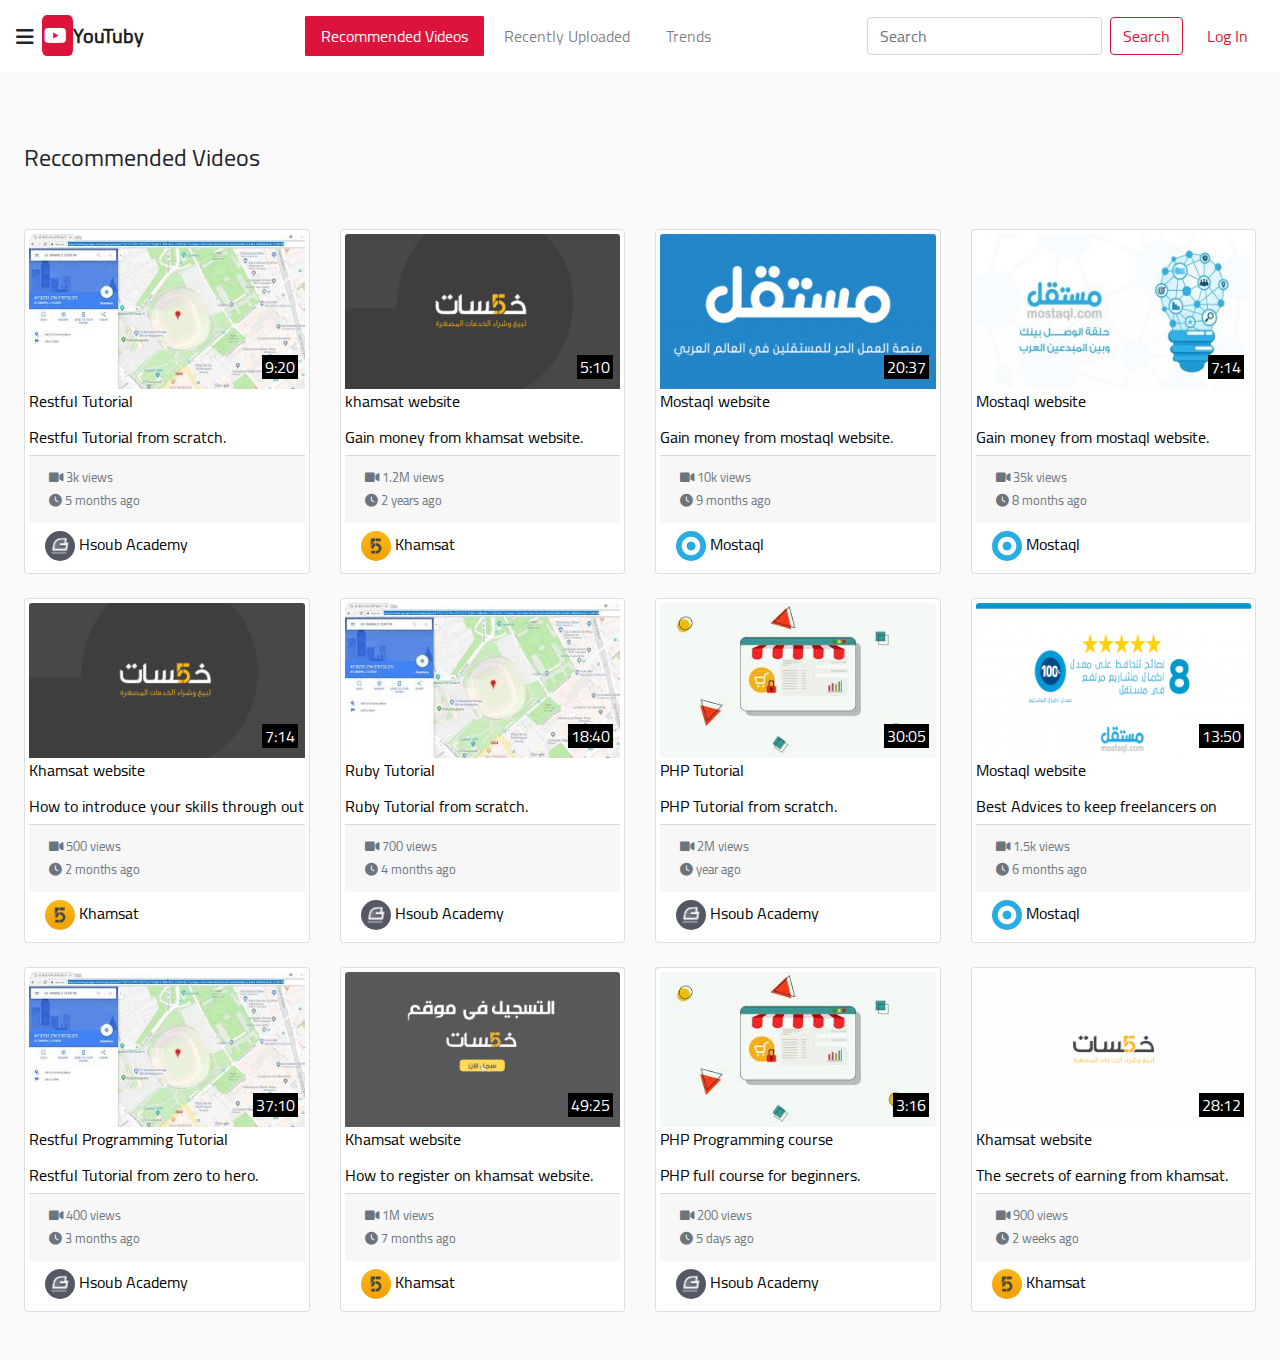
<file: index.html>
<!DOCTYPE html>
<html lang="en">
  <head>
    <meta charset="UTF-8" />
    <meta http-equiv="X-UA-Compatible" content="IE=edge" />
    <meta name="viewport" content="width=device-width, initial-scale=1.0" />
    <title>YouTuby</title>
    <link rel="stylesheet" href="css/bootstrap.css" />
    <link rel="stylesheet" href="css/index.css" />
    <link rel="stylesheet" href="css/fontawesome-free-6.1.1-web/css/all.css" />
  </head>
  <body class="mt-5">
    <div class="layer"></div>
    <div id="top-menu">
      <div class="container-fluid">
        <nav
          class="navbar navbar-expand-lg navbar-light bg-light fixed-top py-3"
        >
          <i class="fa-solid fa-bars fa-lg pr-2" id="toggler"></i>
          <b>
            <a class="navbar-brand" href="index.html"
              ><span class="video-icon">
                <i class="fa-brands fa-youtube"></i>
              </span>
              YouTuby</a
            >
          </b>

          <div class="collapse navbar-collapse" id="navbarSupportedContent">
            <ul class="navbar-nav mx-lg-auto">
              <li class="nav-item first-list-element">
                <a class="nav-link px-3 ml-1" href="index.html"
                  >Recommended Videos <span class="sr-only">(current)</span></a
                >
              </li>
              <li class="nav-item">
                <a class="nav-link px-3 ml-1" href="#">Recently Uploaded</a>
              </li>
              <li class="nav-item">
                <a class="nav-link px-3 ml-1" href="#">Trends</a>
              </li>
            </ul>
            <div class="form-inline my-2 my-lg-0">
              <input
                class="form-control mr-sm-2"
                type="search"
                placeholder="Search"
              />
              <button
                onclick="location.href='search.html';"
                class="btn btn-outline-danger my-2 my-sm-0"
                type="submit"
              >
                Search
              </button>
            </div>
          </div>
          <i class="fas fa-search mr-4 search-icon"></i>
          <a
            class="nav-link login ml-lg-2 px-3"
            href="#"
            data-toggle="modal"
            data-target="#loginModal"
            >Log In</a
          >
        </nav>
        <input
          type="search"
          class="form-control search-input"
          placeholder="search for ..."
        />

        <!-- Modal -->
        <div class="modal fade" id="loginModal">
          <div class="modal-dialog modal-dialog-centered">
            <div class="modal-content">
              <div class="modal-header">
                <h5 class="modal-title" id="exampleModalLabel">Log In</h5>
                <button type="button" class="close" data-dismiss="modal">
                  <span>&times;</span>
                </button>
              </div>
              <div class="modal-body">
                <form>
                  <div class="form-group">
                    <label for="email" class="col-form-label">Email:</label>
                    <input type="text" class="form-control" id="email" />
                  </div>
                  <div class="form-group">
                    <label for="password" class="col-form-label"
                      >Password:</label
                    >
                    <input type="password" id="password" class="form-control" />
                  </div>
                </form>
              </div>
              <div class="modal-footer">
                <a href="">Forgot Password</a>
                <a href="" class="mx-auto">Creata an Account</a>
                <button type="button" class="btn btn-primary">Log In</button>
              </div>
            </div>
          </div>
        </div>

        <div class="row pt-4">
          <div id="wrap">
            <div class="side-bar">
              <ul class="list-group list-group-flush pl-0">
                <a
                  href="index.html"
                  class="list-group-item list-group-item-action"
                >
                  <i class="fas fa-home mr-2 red"></i>Home Page</a
                >
                <a
                  href="index.html"
                  class="list-group-item list-group-item-action"
                >
                  <i class="fab fa-algolia mr-2 red"></i>Recommended Videos</a
                >
                <a
                  href="index.html"
                  class="list-group-item list-group-item-action"
                >
                  <i class="far fa-plus-square mr-2 red"></i>Recently
                  Uploaded</a
                >
                <a
                  href="index.html"
                  class="list-group-item list-group-item-action"
                >
                  <i class="fas fa-fire-alt mr-2 red"></i>Trending Videos</a
                >
                <a
                  href="index.html"
                  class="list-group-item list-group-item-action"
                >
                  <i class="fas fa-fire-alt mr-2 red"></i>My Videos</a
                >
                <a
                  href="log.html"
                  class="list-group-item list-group-item-action"
                >
                  <i class="fas fa-history mr-2 red"></i>Watch History</a
                >
                <a
                  href="index.html"
                  class="list-group-item list-group-item-action"
                >
                  <i class="far fa-share-square mr-2 red"></i>Subscriptions</a
                >
                <a
                  href="index.html"
                  class="list-group-item list-group-item-action"
                >
                  <i class="fas fa-film mr-2 red"></i>Films</a
                >
                <a
                  href="index.html"
                  class="list-group-item list-group-item-action"
                >
                  <i class="fas fa-gamepad mr-2 red"></i>Video Games</a
                >
                <a
                  href="index.html"
                  class="list-group-item list-group-item-action"
                >
                  <i class="fas fa-graduation-cap mr-2 red"></i>Education</a
                >
                <a
                  href="index.html"
                  class="list-group-item list-group-item-action"
                >
                  <i class="fas fa-cog mr-2 red"></i>Settings</a
                >
                <a
                  href="index.html"
                  class="list-group-item list-group-item-action"
                >
                  <i class="fas fa-question-circle mr-2 red"></i>Help</a
                >
              </ul>
            </div>
          </div>
        </div>

        <!-- Body Content -->

        <div class="content m-4">
          <h4 class="py-5">Reccommended Videos</h4>
          <div class="row">
            <div class="col-sm-6 col-md-4 col-lg-3">
              <div class="card p-1 mb-4">
                <div class="card-icon">
                  <a href="watch.html">
                    <img
                      src="img/thumbnail/restful.jpg"
                      class="card-img-top"
                      alt="restful image"
                    />
                    <time>9:20</time>
                    <i class="fas fa-play fa-2x"></i>
                  </a>
                </div>
                <a href="watch.html">
                  <div class="card-body p-0">
                    <p class="card-title">Restful Tutorial</p>
                    <p class="card-text">Restful Tutorial from scratch.</p>
                  </div>
                </a>
                <div class="card-footer">
                  <small class="text-muted">
                    <span class="d-block"
                      ><i class="fa-solid fa-video"></i>
                      <span>3k views</span></span
                    >
                    <i class="fa-solid fa-clock"></i> <span>5 months ago</span>
                  </small>
                </div>
                <a href="channel.html" class="channel-img">
                  <img
                    src="img/ch-logo.png"
                    alt="channel logo"
                    class="rounded-circle my-2 ml-3"
                    width="30"
                  />
                  <span class="card-text">Hsoub Academy</span>
                </a>
              </div>
            </div>
            <div class="col-sm-6 col-md-4 col-lg-3">
              <div class="card p-1 mb-4">
                <div class="card-icon">
                  <a href="watch.html">
                    <img
                      src="img/thumbnail/khamsat1.png"
                      class="card-img-top"
                      alt="khamsat1"
                    />
                    <time>5:10</time>
                    <i class="fas fa-play fa-2x"></i>
                  </a>
                </div>
                <a href="watch.html">
                  <div class="card-body p-0">
                    <p class="card-title">khamsat website</p>
                    <p class="card-text">Gain money from khamsat website.</p>
                  </div>
                </a>
                <div class="card-footer">
                  <small class="text-muted">
                    <span class="d-block"
                      ><i class="fa-solid fa-video"></i>
                      <span>1.2M views</span></span
                    >
                    <i class="fa-solid fa-clock"></i> <span>2 years ago</span>
                  </small>
                </div>
                <a href="channel.html" class="channel-img">
                  <img
                    src="img/khamsat.jpg"
                    alt="khamsat logo"
                    class="rounded-circle my-2 ml-3"
                    width="30"
                  />
                  <span class="card-text">Khamsat</span>
                </a>
              </div>
            </div>
            <div class="col-sm-6 col-md-4 col-lg-3">
              <div class="card p-1 mb-4">
                <div class="card-icon">
                  <a href="watch.html">
                    <img
                      src="img/thumbnail/mostaql.png"
                      class="card-img-top"
                      alt="mostaql image"
                    />
                    <time>20:37</time>
                    <i class="fas fa-play fa-2x"></i>
                  </a>
                </div>
                <a href="watch.html">
                  <div class="card-body p-0">
                    <p class="card-title">Mostaql website</p>
                    <p class="card-text">Gain money from mostaql website.</p>
                  </div>
                </a>
                <div class="card-footer">
                  <small class="text-muted">
                    <span class="d-block"
                      ><i class="fa-solid fa-video"></i>
                      <span>10k views</span></span
                    >
                    <i class="fa-solid fa-clock"></i> <span>9 months ago</span>
                  </small>
                </div>
                <a href="channel.html" class="channel-img">
                  <img
                    src="img/mostaql.png"
                    alt="mostaql logo"
                    class="rounded-circle my-2 ml-3"
                    width="30"
                  />
                  <span class="card-text">Mostaql</span>
                </a>
              </div>
            </div>
            <div class="col-sm-6 col-md-4 col-lg-3">
              <div class="card p-1 mb-4">
                <div class="card-icon">
                  <a href="watch.html">
                    <img
                      src="img/thumbnail/mostaql1.jpg"
                      class="card-img-top"
                      alt="mostaql image"
                    />
                    <time>7:14</time>
                    <i class="fas fa-play fa-2x"></i>
                  </a>
                </div>
                <a href="watch.html">
                  <div class="card-body p-0">
                    <p class="card-title">Mostaql website</p>
                    <p class="card-text">Gain money from mostaql website.</p>
                  </div>
                </a>
                <div class="card-footer">
                  <small class="text-muted">
                    <span class="d-block"
                      ><i class="fa-solid fa-video"></i>
                      <span>35k views</span></span
                    >
                    <i class="fa-solid fa-clock"></i> <span>8 months ago</span>
                  </small>
                </div>
                <a href="channel.html" class="channel-img">
                  <img
                    src="img/mostaql.png"
                    alt="mostaql logo"
                    class="rounded-circle my-2 ml-3"
                    width="30"
                  />
                  <span class="card-text">Mostaql</span>
                </a>
              </div>
            </div>
            <div class="col-sm-6 col-md-4 col-lg-3">
              <div class="card p-1 mb-4">
                <div class="card-icon">
                  <a href="watch.html">
                    <img
                      src="img/thumbnail/khamsat1.png"
                      class="card-img-top"
                      alt="khamsat image"
                    />
                    <time>7:14</time>
                    <i class="fas fa-play fa-2x"></i>
                  </a>
                </div>
                <a href="watch.html">
                  <div class="card-body p-0">
                    <p class="card-title">Khamsat website</p>
                    <p class="card-text">
                      How to introduce your skills through out khamsat.
                    </p>
                  </div>
                </a>
                <div class="card-footer">
                  <small class="text-muted">
                    <span class="d-block"
                      ><i class="fa-solid fa-video"></i>
                      <span>500 views</span></span
                    >
                    <i class="fa-solid fa-clock"></i> <span>2 months ago</span>
                  </small>
                </div>
                <a href="channel.html" class="channel-img">
                  <img
                    src="img/khamsat.jpg"
                    alt="khamsat logo"
                    class="rounded-circle my-2 ml-3"
                    width="30"
                  />
                  <span class="card-text">Khamsat</span>
                </a>
              </div>
            </div>
            <div class="col-sm-6 col-md-4 col-lg-3">
              <div class="card p-1 mb-4">
                <div class="card-icon">
                  <a href="watch.html">
                    <img
                      src="img/thumbnail/restful.jpg"
                      class="card-img-top"
                      alt="restful image"
                    />
                    <time>18:40</time>
                    <i class="fas fa-play fa-2x"></i>
                  </a>
                </div>
                <a href="watch.html">
                  <div class="card-body p-0">
                    <p class="card-title">Ruby Tutorial</p>
                    <p class="card-text">Ruby Tutorial from scratch.</p>
                  </div>
                </a>
                <div class="card-footer">
                  <small class="text-muted">
                    <span class="d-block"
                      ><i class="fa-solid fa-video"></i>
                      <span>700 views</span></span
                    >
                    <i class="fa-solid fa-clock"></i> <span>4 months ago</span>
                  </small>
                </div>
                <a href="channel.html" class="channel-img">
                  <img
                    src="img/ch-logo.png"
                    alt="channel logo"
                    class="rounded-circle my-2 ml-3"
                    width="30"
                  />
                  <span class="card-text">Hsoub Academy</span>
                </a>
              </div>
            </div>
            <div class="col-sm-6 col-md-4 col-lg-3">
              <div class="card p-1 mb-4">
                <div class="card-icon">
                  <a href="watch.html">
                    <img
                      src="img/thumbnail/php.jpg"
                      class="card-img-top"
                      alt="php image"
                    />
                    <time>30:05</time>
                    <i class="fas fa-play fa-2x"></i>
                  </a>
                </div>
                <a href="watch.html">
                  <div class="card-body p-0">
                    <p class="card-title">PHP Tutorial</p>
                    <p class="card-text">PHP Tutorial from scratch.</p>
                  </div>
                </a>
                <div class="card-footer">
                  <small class="text-muted">
                    <span class="d-block"
                      ><i class="fa-solid fa-video"></i>
                      <span>2M views</span></span
                    >
                    <i class="fa-solid fa-clock"></i> <span>year ago</span>
                  </small>
                </div>
                <a href="channel.html" class="channel-img">
                  <img
                    src="img/ch-logo.png"
                    alt="channel logo"
                    class="rounded-circle my-2 ml-3"
                    width="30"
                  />
                  <span class="card-text">Hsoub Academy</span>
                </a>
              </div>
            </div>
            <div class="col-sm-6 col-md-4 col-lg-3">
              <div class="card p-1 mb-4">
                <div class="card-icon">
                  <a href="watch.html">
                    <img
                      src="img/thumbnail/mostaql2.png"
                      class="card-img-top"
                      alt="mostaql image"
                    />
                    <time>13:50</time>
                    <i class="fas fa-play fa-2x"></i>
                  </a>
                </div>
                <a href="watch.html">
                  <div class="card-body p-0">
                    <p class="card-title">Mostaql website</p>
                    <p class="card-text">
                      Best Advices to keep freelancers on website.
                    </p>
                  </div>
                </a>
                <div class="card-footer">
                  <small class="text-muted">
                    <span class="d-block"
                      ><i class="fa-solid fa-video"></i>
                      <span>1.5k views</span></span
                    >
                    <i class="fa-solid fa-clock"></i> <span>6 months ago</span>
                  </small>
                </div>
                <a href="channel.html" class="channel-img">
                  <img
                    src="img/mostaql.png"
                    alt="mostaql logo"
                    class="rounded-circle my-2 ml-3"
                    width="30"
                  />
                  <span class="card-text">Mostaql</span>
                </a>
              </div>
            </div>
            <div class="col-sm-6 col-md-4 col-lg-3">
              <div class="card p-1 mb-4">
                <div class="card-icon">
                  <a href="watch.html">
                    <img
                      src="img/thumbnail/restful.jpg"
                      class="card-img-top"
                      alt="restful image"
                    />
                    <time>37:10</time>
                    <i class="fas fa-play fa-2x"></i>
                  </a>
                </div>
                <a href="watch.html">
                  <div class="card-body p-0">
                    <p class="card-title">Restful Programming Tutorial</p>
                    <p class="card-text">Restful Tutorial from zero to hero.</p>
                  </div>
                </a>
                <div class="card-footer">
                  <small class="text-muted">
                    <span class="d-block"
                      ><i class="fa-solid fa-video"></i>
                      <span>400 views</span></span
                    >
                    <i class="fa-solid fa-clock"></i> <span>3 months ago</span>
                  </small>
                </div>
                <a href="channel.html" class="channel-img">
                  <img
                    src="img/ch-logo.png"
                    alt="channel logo"
                    class="rounded-circle my-2 ml-3"
                    width="30"
                  />
                  <span class="card-text">Hsoub Academy</span>
                </a>
              </div>
            </div>
            <div class="col-sm-6 col-md-4 col-lg-3">
              <div class="card p-1 mb-4">
                <div class="card-icon">
                  <a href="watch.html">
                    <img
                      src="img/thumbnail/khamsat3.png"
                      class="card-img-top"
                      alt="khamsat image"
                    />
                    <time>49:25</time>
                    <i class="fas fa-play fa-2x"></i>
                  </a>
                </div>
                <a href="watch.html">
                  <div class="card-body p-0">
                    <p class="card-title">Khamsat website</p>
                    <p class="card-text">How to register on khamsat website.</p>
                  </div>
                </a>
                <div class="card-footer">
                  <small class="text-muted">
                    <span class="d-block"
                      ><i class="fa-solid fa-video"></i>
                      <span>1M views</span></span
                    >
                    <i class="fa-solid fa-clock"></i> <span>7 months ago</span>
                  </small>
                </div>
                <a href="channel.html" class="channel-img">
                  <img
                    src="img/khamsat.jpg"
                    alt="khamsat logo"
                    class="rounded-circle my-2 ml-3"
                    width="30"
                  />
                  <span class="card-text">Khamsat</span>
                </a>
              </div>
            </div>
            <div class="col-sm-6 col-md-4 col-lg-3">
              <div class="card p-1 mb-4">
                <div class="card-icon">
                  <a href="watch.html">
                    <img
                      src="img/thumbnail/php.jpg"
                      class="card-img-top"
                      alt="php image"
                    />
                    <time>3:16</time>
                    <i class="fas fa-play fa-2x"></i>
                  </a>
                </div>
                <a href="watch.html">
                  <div class="card-body p-0">
                    <p class="card-title">PHP Programming course</p>
                    <p class="card-text">PHP full course for beginners.</p>
                  </div>
                </a>
                <div class="card-footer">
                  <small class="text-muted">
                    <span class="d-block"
                      ><i class="fa-solid fa-video"></i>
                      <span>200 views</span></span
                    >
                    <i class="fa-solid fa-clock"></i> <span>5 days ago</span>
                  </small>
                </div>
                <a href="channel.html" class="channel-img">
                  <img
                    src="img/ch-logo.png"
                    alt="channel logo"
                    class="rounded-circle my-2 ml-3"
                    width="30"
                  />
                  <span class="card-text">Hsoub Academy</span>
                </a>
              </div>
            </div>
            <div class="col-sm-6 col-md-4 col-lg-3">
              <div class="card p-1 mb-4">
                <div class="card-icon">
                  <a href="watch.html">
                    <img
                      src="img/thumbnail/khamsat4.png"
                      class="card-img-top"
                      alt="khamsat image"
                    />
                    <time>28:12</time>
                    <i class="fas fa-play fa-2x"></i>
                  </a>
                </div>
                <a href="watch.html">
                  <div class="card-body p-0">
                    <p class="card-title">Khamsat website</p>
                    <p class="card-text">
                      The secrets of earning from khamsat.
                    </p>
                  </div>
                </a>
                <div class="card-footer">
                  <small class="text-muted">
                    <span class="d-block"
                      ><i class="fa-solid fa-video"></i>
                      <span>900 views</span></span
                    >
                    <i class="fa-solid fa-clock"></i> <span>2 weeks ago</span>
                  </small>
                </div>
                <a href="channel.html" class="channel-img">
                  <img
                    src="img/khamsat.jpg"
                    alt="khamsat logo"
                    class="rounded-circle my-2 ml-3"
                    width="30"
                  />
                  <span class="card-text">Khamsat</span>
                </a>
              </div>
            </div>
          </div>
        </div>
      </div>
    </div>
    <script src="js/jquery-3.6.0.min.js"></script>
    <script src="js/popper.min.js"></script>
    <script src="js/bootstrap.js"></script>
    <script src="js/index.js"></script>
  </body>
</html>
</file>
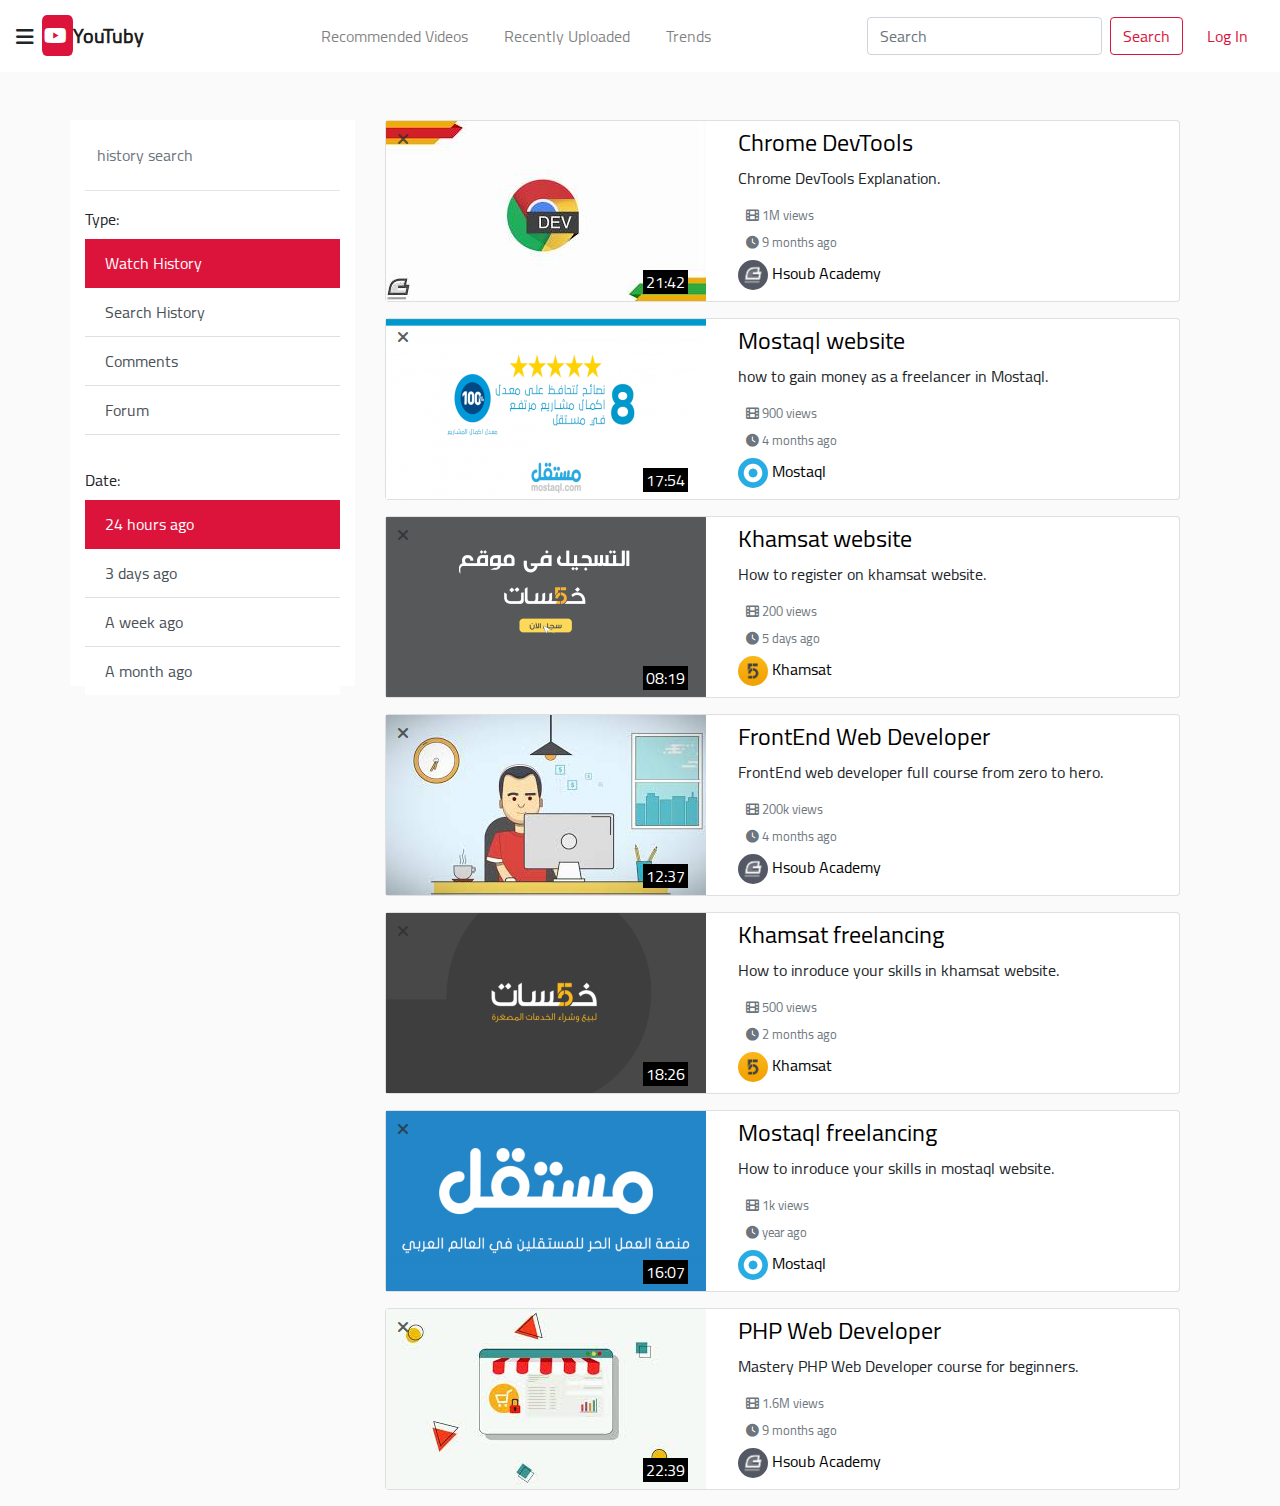
<file: log.html>
<!DOCTYPE html>
<html lang="en">
  <head>
    <meta charset="UTF-8" />
    <meta http-equiv="X-UA-Compatible" content="IE=edge" />
    <meta name="viewport" content="width=device-width, initial-scale=1.0" />
    <title>YouTuby | Log</title>
    <link rel="stylesheet" href="css/bootstrap.css" />
    <link rel="stylesheet" href="css/fontawesome-free-6.1.1-web/css/all.css" />
    <link rel="stylesheet" href="css/index.css" />
    <link rel="stylesheet" href="css/log.css" />
  </head>
  <body class="mt-5">
    <div class="layer"></div>
    <div id="top-menu">
      <div class="container-fluid">
        <nav
          class="navbar navbar-expand-lg navbar-light bg-light fixed-top py-3"
        >
          <i class="fa-solid fa-bars fa-lg pr-2" id="toggler"></i>
          <b>
            <a class="navbar-brand" href="index.html"
              ><span class="video-icon">
                <i class="fa-brands fa-youtube"></i>
              </span>
              YouTuby</a
            >
          </b>

          <div class="collapse navbar-collapse" id="navbarSupportedContent">
            <ul class="navbar-nav mx-lg-auto">
              <li class="nav-item">
                <a class="nav-link px-3 ml-1" href="index.html"
                  >Recommended Videos <span class="sr-only">(current)</span></a
                >
              </li>
              <li class="nav-item">
                <a class="nav-link px-3 ml-1" href="#">Recently Uploaded</a>
              </li>
              <li class="nav-item">
                <a class="nav-link px-3 ml-1" href="#">Trends</a>
              </li>
            </ul>
            <div class="form-inline my-2 my-lg-0">
              <input
                class="form-control mr-sm-2"
                type="search"
                placeholder="Search"
              />
              <button
                onclick="location.href='search.html';"
                class="btn btn-outline-danger my-2 my-sm-0"
                type="submit"
              >
                Search
              </button>
            </div>
          </div>
          <i class="fas fa-search mr-4 search-icon"></i>
          <a
            class="nav-link login ml-lg-2 px-3"
            href="#"
            data-toggle="modal"
            data-target="#loginModal"
            >Log In</a
          >
        </nav>
        <input
          type="search"
          class="form-control search-input"
          placeholder="search for ..."
        />

        <!-- Modal -->
        <div class="modal fade" id="loginModal">
          <div class="modal-dialog modal-dialog-centered">
            <div class="modal-content">
              <div class="modal-header">
                <h5 class="modal-title" id="exampleModalLabel">Log In</h5>
                <button type="button" class="close" data-dismiss="modal">
                  <span>&times;</span>
                </button>
              </div>
              <div class="modal-body">
                <form>
                  <div class="form-group">
                    <label for="email" class="col-form-label">Email:</label>
                    <input type="text" class="form-control" id="email" />
                  </div>
                  <div class="form-group">
                    <label for="password" class="col-form-label"
                      >Password:</label
                    >
                    <input type="password" id="password" class="form-control" />
                  </div>
                </form>
              </div>
              <div class="modal-footer">
                <a href="">Forgot Password</a>
                <a href="" class="mx-auto">Creata an Account</a>
                <button type="button" class="btn btn-primary">Log In</button>
              </div>
            </div>
          </div>
        </div>

        <div class="row pt-4">
          <div id="wrap">
            <div class="side-bar">
              <ul class="list-group list-group-flush pl-0">
                <a
                  href="index.html"
                  class="list-group-item list-group-item-action"
                >
                  <i class="fas fa-home mr-2 red"></i>Home Page</a
                >
                <a
                  href="index.html"
                  class="list-group-item list-group-item-action"
                >
                  <i class="fab fa-algolia mr-2 red"></i>Recommended Videos</a
                >
                <a
                  href="index.html"
                  class="list-group-item list-group-item-action"
                >
                  <i class="far fa-plus-square mr-2 red"></i>Recently
                  Uploaded</a
                >
                <a
                  href="index.html"
                  class="list-group-item list-group-item-action"
                >
                  <i class="fas fa-fire-alt mr-2 red"></i>Trending Videos</a
                >
                <a
                  href="index.html"
                  class="list-group-item list-group-item-action"
                >
                  <i class="fas fa-fire-alt mr-2 red"></i>My Videos</a
                >
                <a
                  href="log.html"
                  class="list-group-item list-group-item-action"
                >
                  <i class="fas fa-history mr-2 red"></i>Watch History</a
                >
                <a
                  href="index.html"
                  class="list-group-item list-group-item-action"
                >
                  <i class="far fa-share-square mr-2 red"></i>Subscriptions</a
                >
                <a
                  href="index.html"
                  class="list-group-item list-group-item-action"
                >
                  <i class="fas fa-film mr-2 red"></i>Films</a
                >
                <a
                  href="index.html"
                  class="list-group-item list-group-item-action"
                >
                  <i class="fas fa-gamepad mr-2 red"></i>Video Games</a
                >
                <a
                  href="index.html"
                  class="list-group-item list-group-item-action"
                >
                  <i class="fas fa-graduation-cap mr-2 red"></i>Education</a
                >
                <a
                  href="index.html"
                  class="list-group-item list-group-item-action"
                >
                  <i class="fas fa-cog mr-2 red"></i>Settings</a
                >
                <a
                  href="index.html"
                  class="list-group-item list-group-item-action"
                >
                  <i class="fas fa-question-circle mr-2 red"></i>Help</a
                >
              </ul>
            </div>
          </div>
        </div>
      </div>
    </div>

    <div class="history-page pt-5">
      <div class="container">
        <div class="row">
          <div class="col-lg-3 history-left-column">
            <input
              type="search"
              placeholder="history search"
              class="form-control border-0 my-3"
            />
            <hr />
            <label for="">Type:</label>
            <div class="list-group list-group-flush pr-0" id="list-tab">
              <a
                class="list-group-item list-group-item-action active"
                id="list-home-list"
                data-toggle="list"
                href="#list-home"
                >Watch History</a
              >
              <a
                class="list-group-item list-group-item-action"
                id="list-profile-list"
                data-toggle="list"
                href="#list-profile"
                >Search History</a
              >
              <a
                class="list-group-item list-group-item-action"
                id="list-messages-list"
                data-toggle="list"
                href="#list-messages"
                >Comments</a
              >
              <a
                class="list-group-item list-group-item-action"
                id="list-settings-list"
                data-toggle="list"
                href="#list-settings"
                >Forum</a
              >
              <hr />
            </div>
            <label>Date:</label>
            <div class="list-group list-group-flush pr-0" id="list-tab">
              <a
                class="list-group-item list-group-item-action active"
                id="list-home-list"
                data-toggle="list"
                href="#list-home"
                >24 hours ago</a
              >
              <a
                class="list-group-item list-group-item-action"
                id="list-profile-list"
                data-toggle="list"
                href="#list-profile"
                >3 days ago</a
              >
              <a
                class="list-group-item list-group-item-action"
                id="list-messages-list"
                data-toggle="list"
                href="#list-messages"
                >A week ago</a
              >
              <a
                class="list-group-item list-group-item-action"
                id="list-settings-list"
                data-toggle="list"
                href="#list-settings"
                >A month ago</a
              >
            </div>
          </div>
          <div class="col-lg-9">
            <div class="container">
              <div class="row">
                <div class="col-sm-12">
                  <div class="card mb-3">
                    <div class="card-horizontal d-md-flex d-block">
                      <div class="card-icon">
                        <a href="watch.html">
                          <img
                            class="mr-4 card-top-image"
                            src="img/thumbnail/devtools.jpg"
                            alt="Card image cap"
                          />
                          <time>21:42</time>
                          <i class="fas fa-play fa-2x"></i>
                        </a>
                        <i class="fas fa-times remove"></i>
                      </div>
                      <div class="card-body p-2">
                        <a href="watch.html"><h4>Chrome DevTools</h4></a>
                        <p>Chrome DevTools Explanation.</p>
                        <small class="text-muted">
                          <span class="d-block pl-2"
                            ><i class="fas fa-film"></i>
                            <span>1M views</span></span
                          >
                          <span class="d-block my-2 pl-2"
                            ><i class="fas fa-clock"></i>
                            <span>9 months ago</span></span
                          >
                        </small>
                        <a href="channel.html" class="search-link">
                          <img
                            src="img/ch-logo.png"
                            alt=""
                            width="30"
                            class="rounded-circle"
                          />
                          <span class="card-text">Hsoub Academy</span>
                        </a>
                      </div>
                    </div>
                  </div>
                </div>
              </div>
              <div class="row">
                <div class="col-sm-12">
                  <div class="card mb-3">
                    <div class="card-horizontal d-md-flex d-block">
                      <div class="card-icon">
                        <a href="watch.html">
                          <img
                            class="mr-4 card-top-image"
                            src="img/thumbnail/mostaql2.png"
                            alt=""
                          />
                          <time>17:54</time>
                          <i class="fas fa-play fa-2x"></i>
                        </a>
                        <i class="fas fa-times remove"></i>
                      </div>
                      <div class="card-body p-2">
                        <a href="watch.html"><h4>Mostaql website</h4></a>
                        <p>how to gain money as a freelancer in Mostaql.</p>
                        <small class="text-muted">
                          <span class="d-block pl-2"
                            ><i class="fas fa-film"></i>
                            <span>900 views</span></span
                          >
                          <span class="d-block my-2 pl-2"
                            ><i class="fas fa-clock"></i>
                            <span>4 months ago</span></span
                          >
                        </small>
                        <a href="channel.html" class="search-link">
                          <img
                            src="img/mostaql.png"
                            alt=""
                            width="30"
                            class="rounded-circle"
                          />
                          <span class="card-text">Mostaql</span>
                        </a>
                      </div>
                    </div>
                  </div>
                </div>
              </div>
              <div class="row">
                <div class="col-sm-12">
                  <div class="card mb-3">
                    <div class="card-horizontal d-md-flex d-block">
                      <div class="card-icon">
                        <a href="watch.html">
                          <img
                            class="mr-4 card-top-image"
                            src="img/thumbnail/khamsat3.png"
                            alt=""
                          />
                          <time>08:19</time>
                          <i class="fas fa-play fa-2x"></i>
                        </a>
                        <i class="fas fa-times remove"></i>
                      </div>
                      <div class="card-body p-2">
                        <a href="watch.html"><h4>Khamsat website</h4></a>
                        <p>How to register on khamsat website.</p>
                        <small class="text-muted">
                          <span class="d-block pl-2"
                            ><i class="fas fa-film"></i>
                            <span>200 views</span></span
                          >
                          <span class="d-block my-2 pl-2"
                            ><i class="fas fa-clock"></i>
                            <span>5 days ago</span></span
                          >
                        </small>
                        <a href="channel.html" class="search-link">
                          <img
                            src="img/khamsat.jpg"
                            alt=""
                            width="30"
                            class="rounded-circle"
                          />
                          <span class="card-text">Khamsat</span>
                        </a>
                      </div>
                    </div>
                  </div>
                </div>
              </div>
              <div class="row">
                <div class="col-sm-12">
                  <div class="card mb-3">
                    <div class="card-horizontal d-md-flex d-block">
                      <div class="card-icon">
                        <a href="watch.html">
                          <img
                            class="mr-4 card-top-image"
                            src="img/thumbnail/frontend.jpg"
                            alt=""
                          />
                          <time>12:37</time>
                          <i class="fas fa-play fa-2x"></i>
                        </a>
                        <i class="fas fa-times remove"></i>
                      </div>
                      <div class="card-body p-2">
                        <a href="watch.html"><h4>FrontEnd Web Developer</h4></a>
                        <p>
                          FrontEnd web developer full course from zero to hero.
                        </p>
                        <small class="text-muted">
                          <span class="d-block pl-2"
                            ><i class="fas fa-film"></i>
                            <span>200k views</span></span
                          >
                          <span class="d-block my-2 pl-2"
                            ><i class="fas fa-clock"></i>
                            <span>4 months ago</span></span
                          >
                        </small>
                        <a href="channel.html" class="search-link">
                          <img
                            src="img/ch-logo.png"
                            alt=""
                            width="30"
                            class="rounded-circle"
                          />
                          <span class="card-text">Hsoub Academy</span>
                        </a>
                      </div>
                    </div>
                  </div>
                </div>
              </div>
              <div class="row">
                <div class="col-sm-12">
                  <div class="card mb-3">
                    <div class="card-horizontal d-md-flex d-block">
                      <div class="card-icon">
                        <a href="watch.html">
                          <img
                            class="mr-4 card-top-image"
                            src="img/thumbnail/khamsat1.png"
                            alt=""
                          />
                          <time>18:26</time>
                          <i class="fas fa-play fa-2x"></i>
                        </a>
                        <i class="fas fa-times remove"></i>
                      </div>
                      <div class="card-body p-2">
                        <a href="watch.html"><h4>Khamsat freelancing</h4></a>
                        <p>How to inroduce your skills in khamsat website.</p>
                        <small class="text-muted">
                          <span class="d-block pl-2"
                            ><i class="fas fa-film"></i>
                            <span>500 views</span></span
                          >
                          <span class="d-block my-2 pl-2"
                            ><i class="fas fa-clock"></i>
                            <span>2 months ago</span></span
                          >
                        </small>
                        <a href="channel.html" class="search-link">
                          <img
                            src="img/khamsat.jpg"
                            alt=""
                            width="30"
                            class="rounded-circle"
                          />
                          <span class="card-text">Khamsat</span>
                        </a>
                      </div>
                    </div>
                  </div>
                </div>
              </div>
              <div class="row">
                <div class="col-sm-12">
                  <div class="card mb-3">
                    <div class="card-horizontal d-md-flex d-block">
                      <div class="card-icon">
                        <a href="watch.html">
                          <img
                            class="mr-4 card-top-image"
                            src="img/thumbnail/mostaql.png"
                            alt=""
                          />
                          <time>16:07</time>
                          <i class="fas fa-play fa-2x"></i>
                        </a>
                        <i class="fas fa-times remove"></i>
                      </div>
                      <div class="card-body p-2">
                        <a href="watch.html"><h4>Mostaql freelancing</h4></a>
                        <p>How to inroduce your skills in mostaql website.</p>
                        <small class="text-muted">
                          <span class="d-block pl-2"
                            ><i class="fas fa-film"></i>
                            <span>1k views</span></span
                          >
                          <span class="d-block my-2 pl-2"
                            ><i class="fas fa-clock"></i>
                            <span>year ago</span></span
                          >
                        </small>
                        <a href="channel.html" class="search-link">
                          <img
                            src="img/mostaql.png"
                            alt=""
                            width="30"
                            class="rounded-circle"
                          />
                          <span class="card-text">Mostaql</span>
                        </a>
                      </div>
                    </div>
                  </div>
                </div>
              </div>
              <div class="row">
                <div class="col-sm-12">
                  <div class="card mb-3">
                    <div class="card-horizontal d-md-flex d-block">
                      <div class="card-icon">
                        <a href="watch.html">
                          <img
                            class="mr-4 card-top-image"
                            src="img/thumbnail/php.jpg"
                            alt=""
                          />
                          <time>22:39</time>
                          <i class="fas fa-play fa-2x"></i>
                        </a>
                        <i class="fas fa-times remove"></i>
                      </div>
                      <div class="card-body p-2">
                        <a href="watch.html"><h4>PHP Web Developer</h4></a>
                        <p>Mastery PHP Web Developer course for beginners.</p>
                        <small class="text-muted">
                          <span class="d-block pl-2"
                            ><i class="fas fa-film"></i>
                            <span>1.6M views</span></span
                          >
                          <span class="d-block my-2 pl-2"
                            ><i class="fas fa-clock"></i>
                            <span>9 months ago</span></span
                          >
                        </small>
                        <a href="channel.html" class="search-link">
                          <img
                            src="img/ch-logo.png"
                            alt=""
                            width="30"
                            class="rounded-circle"
                          />
                          <span class="card-text">Hsoub Academy</span>
                        </a>
                      </div>
                    </div>
                  </div>
                </div>
              </div>
            </div>
          </div>
        </div>
      </div>
    </div>
    <script src="js/jquery-3.6.0.min.js"></script>
    <script src="js/popper.min.js"></script>
    <script src="js/bootstrap.js"></script>
    <script src="js/index.js"></script>
    <script src="js/log.js"></script>
  </body>
</html>
</file>
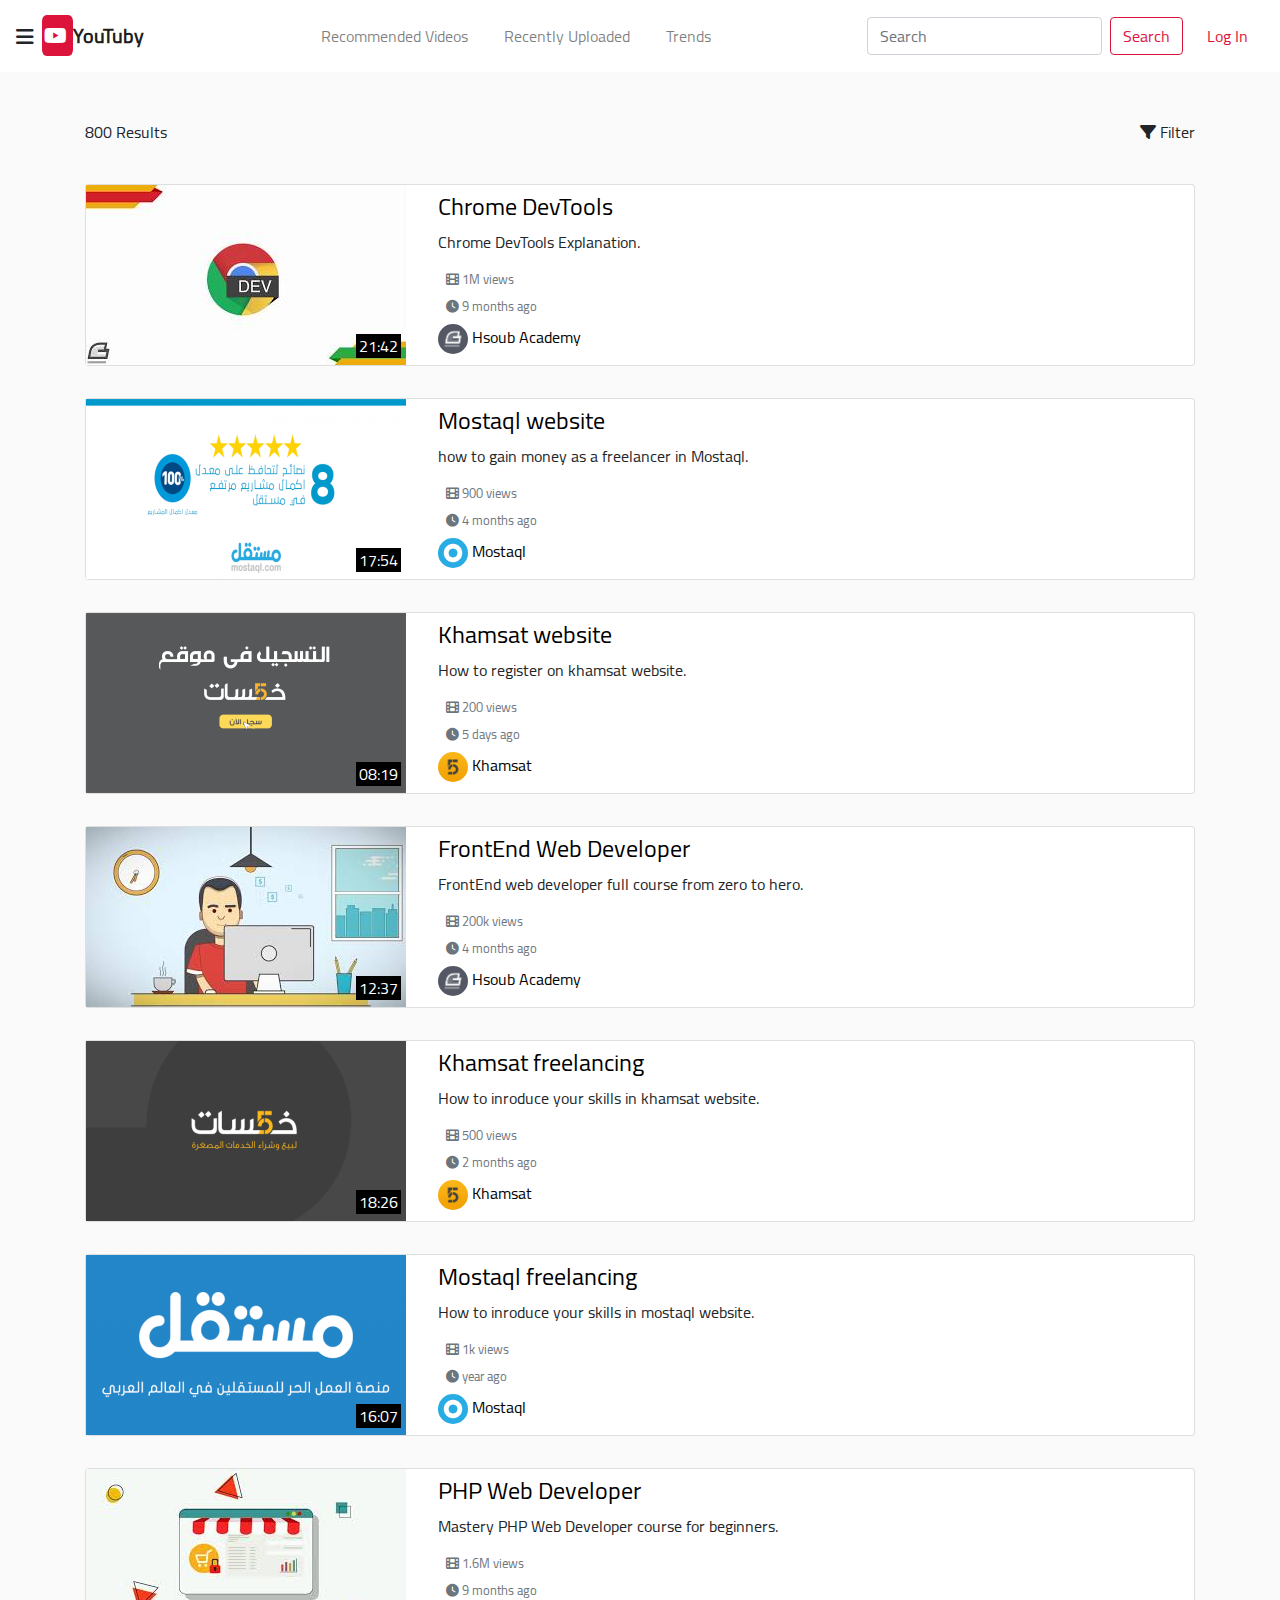
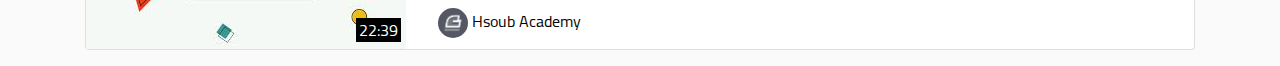
<file: search.html>
<!DOCTYPE html>
<html lang="en">
  <head>
    <meta charset="UTF-8" />
    <meta http-equiv="X-UA-Compatible" content="IE=edge" />
    <meta name="viewport" content="width=device-width, initial-scale=1.0" />
    <title>Youtuby | Search Results</title>
    <link rel="stylesheet" href="css/bootstrap.css" />
    <link rel="stylesheet" href="css/index.css" />
    <link rel="stylesheet" href="css/search.css" />
    <link rel="stylesheet" href="css/fontawesome-free-6.1.1-web/css/all.css" />
  </head>
  <body class="mt-5">
    <div class="layer"></div>
    <div id="top-menu">
      <div class="container-fluid">
        <nav
          class="navbar navbar-expand-lg navbar-light bg-light fixed-top py-3"
        >
          <i class="fa-solid fa-bars fa-lg pr-2" id="toggler"></i>
          <b>
            <a class="navbar-brand" href="index.html"
              ><span class="video-icon">
                <i class="fa-brands fa-youtube"></i>
              </span>
              YouTuby</a
            >
          </b>

          <div class="collapse navbar-collapse" id="navbarSupportedContent">
            <ul class="navbar-nav mx-lg-auto">
              <li class="nav-item">
                <a class="nav-link px-3 ml-1" href="index.html"
                  >Recommended Videos <span class="sr-only">(current)</span></a
                >
              </li>
              <li class="nav-item">
                <a class="nav-link px-3 ml-1" href="#">Recently Uploaded</a>
              </li>
              <li class="nav-item">
                <a class="nav-link px-3 ml-1" href="#">Trends</a>
              </li>
            </ul>
            <div class="form-inline my-2 my-lg-0">
              <input
                class="form-control mr-sm-2"
                type="search"
                placeholder="Search"
              />
              <button
                onclick="location.href='search.html';"
                class="btn btn-outline-danger my-2 my-sm-0"
                type="submit"
              >
                Search
              </button>
            </div>
          </div>
          <i class="fas fa-search mr-4 search-icon"></i>
          <a
            class="nav-link login ml-lg-2 px-3"
            href="#"
            data-toggle="modal"
            data-target="#loginModal"
            >Log In</a
          >
        </nav>
        <input
          type="search"
          class="form-control search-input"
          placeholder="search for ..."
        />

        <!-- Modal -->
        <div class="modal fade" id="loginModal">
          <div class="modal-dialog modal-dialog-centered">
            <div class="modal-content">
              <div class="modal-header">
                <h5 class="modal-title" id="exampleModalLabel">Log In</h5>
                <button type="button" class="close" data-dismiss="modal">
                  <span>&times;</span>
                </button>
              </div>
              <div class="modal-body">
                <form>
                  <div class="form-group">
                    <label for="email" class="col-form-label">Email:</label>
                    <input type="text" class="form-control" id="email" />
                  </div>
                  <div class="form-group">
                    <label for="password" class="col-form-label"
                      >Password:</label
                    >
                    <input type="password" id="password" class="form-control" />
                  </div>
                </form>
              </div>
              <div class="modal-footer">
                <a href="">Forgot Password</a>
                <a href="" class="mx-auto">Creata an Account</a>
                <button type="button" class="btn btn-primary">Log In</button>
              </div>
            </div>
          </div>
        </div>

        <div class="row pt-4">
          <div id="wrap">
            <div class="side-bar">
              <ul class="list-group list-group-flush pl-0">
                <a
                  href="index.html"
                  class="list-group-item list-group-item-action"
                >
                  <i class="fas fa-home mr-2 red"></i>Home Page</a
                >
                <a
                  href="index.html"
                  class="list-group-item list-group-item-action"
                >
                  <i class="fab fa-algolia mr-2 red"></i>Recommended Videos</a
                >
                <a
                  href="index.html"
                  class="list-group-item list-group-item-action"
                >
                  <i class="far fa-plus-square mr-2 red"></i>Recently
                  Uploaded</a
                >
                <a
                  href="index.html"
                  class="list-group-item list-group-item-action"
                >
                  <i class="fas fa-fire-alt mr-2 red"></i>Trending Videos</a
                >
                <a
                  href="index.html"
                  class="list-group-item list-group-item-action"
                >
                  <i class="fas fa-fire-alt mr-2 red"></i>My Videos</a
                >
                <a
                  href="log.html"
                  class="list-group-item list-group-item-action"
                >
                  <i class="fas fa-history mr-2 red"></i>Watch History</a
                >
                <a
                  href="index.html"
                  class="list-group-item list-group-item-action"
                >
                  <i class="far fa-share-square mr-2 red"></i>Subscriptions</a
                >
                <a
                  href="index.html"
                  class="list-group-item list-group-item-action"
                >
                  <i class="fas fa-film mr-2 red"></i>Films</a
                >
                <a
                  href="index.html"
                  class="list-group-item list-group-item-action"
                >
                  <i class="fas fa-gamepad mr-2 red"></i>Video Games</a
                >
                <a
                  href="index.html"
                  class="list-group-item list-group-item-action"
                >
                  <i class="fas fa-graduation-cap mr-2 red"></i>Education</a
                >
                <a
                  href="index.html"
                  class="list-group-item list-group-item-action"
                >
                  <i class="fas fa-cog mr-2 red"></i>Settings</a
                >
                <a
                  href="index.html"
                  class="list-group-item list-group-item-action"
                >
                  <i class="fas fa-question-circle mr-2 red"></i>Help</a
                >
              </ul>
            </div>
          </div>
        </div>
      </div>
    </div>

    <div class="search-header pt-5">
      <div class="container">
        <div class="row">
          <div class="col-6">800 Results</div>
          <div class="col-6">
            <span class="float-right" id="search-filter-icon"
              ><i class="fa-solid fa-filter"></i> Filter</span
            >
          </div>
        </div>
        <div class="row mt-4">
          <div class="col-md-6 col-lg-3 filter-column">
            <div class="text-center">Upload Date</div>
            <hr />
            <label class="d-block mb-3">
              <input type="checkbox" name="checkBoxInputName" />
              <span>The last hour</span>
            </label>
            <label class="d-block mb-3">
              <input type="checkbox" name="checkBoxInputName" />
              <span>Today</span>
            </label>
            <label class="d-block mb-3">
              <input type="checkbox" name="checkBoxInputName" />
              <span>This week</span>
            </label>
            <label class="d-block mb-3">
              <input type="checkbox" name="checkBoxInputName" />
              <span>This month</span>
            </label>
            <label class="d-block mb-3">
              <input type="checkbox" name="checkBoxInputName" />
              <span>This year</span>
            </label>
          </div>
          <div class="col-md-6 col-lg-3 filter-column">
            <div class="text-center">Type</div>
            <hr />
            <label class="d-block mb-3">
              <input type="checkbox" name="checkBoxInputName2" />
              <span>All</span>
            </label>
            <label class="d-block mb-3">
              <input type="checkbox" name="checkBoxInputName2" />
              <span>Video</span>
            </label>
            <label class="d-block mb-3">
              <input type="checkbox" name="checkBoxInputName2" />
              <span>Channel</span>
            </label>
            <label class="d-block mb-3">
              <input type="checkbox" name="checkBoxInputName2" />
              <span>Playlist</span>
            </label>
            <label class="d-block mb-3">
              <input type="checkbox" name="checkBoxInputName2" />
              <span>Film</span>
            </label>
          </div>
          <div class="col-md-6 col-lg-3 filter-column">
            <div class="text-center">Sort by</div>
            <hr />
            <label class="d-block mb-3">
              <input type="checkbox" name="checkBoxInputName3" />
              <span>Relevance</span>
            </label>
            <label class="d-block mb-3">
              <input type="checkbox" name="checkBoxInputName3" />
              <span>Upload date</span>
            </label>
            <label class="d-block mb-3">
              <input type="checkbox" name="checkBoxInputName3" />
              <span>View count</span>
            </label>
            <label class="d-block mb-3">
              <input type="checkbox" name="checkBoxInputName3" />
              <span>Rating</span>
            </label>
          </div>
          <div class="col-md-6 col-lg-3 filter-column">
            <div class="text-center">Duration</div>
            <hr />
            <label class="d-block mb-3">
              <input type="checkbox" name="checkBoxInputName4" />
              <span>Under 4 minutes</span>
            </label>
            <label class="d-block mb-3">
              <input type="checkbox" name="checkBoxInputName4" />
              <span>Over 20 minutes</span>
            </label>
          </div>
        </div>
      </div>
    </div>

    <div class="container">
      <div class="row">
        <div class="col-sm-12 my-3">
          <div class="card">
            <div class="card-horizontal d-md-flex d-block">
              <div class="card-icon">
                <a href="watch.html">
                  <img
                    class="mr-4 card-top-image"
                    src="img/thumbnail/devtools.jpg"
                    alt="Card image cap"
                  />
                  <time>21:42</time>
                  <i class="fas fa-play fa-2x"></i>
                </a>
              </div>
              <div class="card-body p-2">
                <a href="watch.html"><h4>Chrome DevTools</h4></a>
                <p>Chrome DevTools Explanation.</p>
                <small class="text-muted">
                  <span class="d-block pl-2"
                    ><i class="fas fa-film"></i> <span>1M views</span></span
                  >
                  <span class="d-block my-2 pl-2"
                    ><i class="fas fa-clock"></i>
                    <span>9 months ago</span></span
                  >
                </small>
                <a href="channel.html" class="search-link">
                  <img
                    src="img/ch-logo.png"
                    alt=""
                    width="30"
                    class="rounded-circle"
                  />
                  <span class="card-text">Hsoub Academy</span>
                </a>
              </div>
            </div>
          </div>
        </div>
      </div>
      <div class="row">
        <div class="col-sm-12 my-3">
          <div class="card">
            <div class="card-horizontal d-md-flex d-block">
              <div class="card-icon">
                <a href="watch.html">
                  <img
                    class="mr-4 card-top-image"
                    src="img/thumbnail/mostaql2.png"
                    alt=""
                  />
                  <time>17:54</time>
                  <i class="fas fa-play fa-2x"></i>
                </a>
              </div>
              <div class="card-body p-2">
                <a href="watch.html"><h4>Mostaql website</h4></a>
                <p>how to gain money as a freelancer in Mostaql.</p>
                <small class="text-muted">
                  <span class="d-block pl-2"
                    ><i class="fas fa-film"></i> <span>900 views</span></span
                  >
                  <span class="d-block my-2 pl-2"
                    ><i class="fas fa-clock"></i>
                    <span>4 months ago</span></span
                  >
                </small>
                <a href="channel.html" class="search-link">
                  <img
                    src="img/mostaql.png"
                    alt=""
                    width="30"
                    class="rounded-circle"
                  />
                  <span class="card-text">Mostaql</span>
                </a>
              </div>
            </div>
          </div>
        </div>
      </div>
      <div class="row">
        <div class="col-sm-12 my-3">
          <div class="card">
            <div class="card-horizontal d-md-flex d-block">
              <div class="card-icon">
                <a href="watch.html">
                  <img
                    class="mr-4 card-top-image"
                    src="img/thumbnail/khamsat3.png"
                    alt=""
                  />
                  <time>08:19</time>
                  <i class="fas fa-play fa-2x"></i>
                </a>
              </div>
              <div class="card-body p-2">
                <a href="watch.html"><h4>Khamsat website</h4></a>
                <p>How to register on khamsat website.</p>
                <small class="text-muted">
                  <span class="d-block pl-2"
                    ><i class="fas fa-film"></i> <span>200 views</span></span
                  >
                  <span class="d-block my-2 pl-2"
                    ><i class="fas fa-clock"></i> <span>5 days ago</span></span
                  >
                </small>
                <a href="channel.html" class="search-link">
                  <img
                    src="img/khamsat.jpg"
                    alt=""
                    width="30"
                    class="rounded-circle"
                  />
                  <span class="card-text">Khamsat</span>
                </a>
              </div>
            </div>
          </div>
        </div>
      </div>
      <div class="row">
        <div class="col-sm-12 my-3">
          <div class="card">
            <div class="card-horizontal d-md-flex d-block">
              <div class="card-icon">
                <a href="watch.html">
                  <img
                    class="mr-4 card-top-image"
                    src="img/thumbnail/frontend.jpg"
                    alt=""
                  />
                  <time>12:37</time>
                  <i class="fas fa-play fa-2x"></i>
                </a>
              </div>
              <div class="card-body p-2">
                <a href="watch.html"><h4>FrontEnd Web Developer</h4></a>
                <p>FrontEnd web developer full course from zero to hero.</p>
                <small class="text-muted">
                  <span class="d-block pl-2"
                    ><i class="fas fa-film"></i> <span>200k views</span></span
                  >
                  <span class="d-block my-2 pl-2"
                    ><i class="fas fa-clock"></i>
                    <span>4 months ago</span></span
                  >
                </small>
                <a href="channel.html" class="search-link">
                  <img
                    src="img/ch-logo.png"
                    alt=""
                    width="30"
                    class="rounded-circle"
                  />
                  <span class="card-text">Hsoub Academy</span>
                </a>
              </div>
            </div>
          </div>
        </div>
      </div>
      <div class="row">
        <div class="col-sm-12 my-3">
          <div class="card">
            <div class="card-horizontal d-md-flex d-block">
              <div class="card-icon">
                <a href="watch.html">
                  <img
                    class="mr-4 card-top-image"
                    src="img/thumbnail/khamsat1.png"
                    alt=""
                  />
                  <time>18:26</time>
                  <i class="fas fa-play fa-2x"></i>
                </a>
              </div>
              <div class="card-body p-2">
                <a href="watch.html"><h4>Khamsat freelancing</h4></a>
                <p>How to inroduce your skills in khamsat website.</p>
                <small class="text-muted">
                  <span class="d-block pl-2"
                    ><i class="fas fa-film"></i> <span>500 views</span></span
                  >
                  <span class="d-block my-2 pl-2"
                    ><i class="fas fa-clock"></i>
                    <span>2 months ago</span></span
                  >
                </small>
                <a href="channel.html" class="search-link">
                  <img
                    src="img/khamsat.jpg"
                    alt=""
                    width="30"
                    class="rounded-circle"
                  />
                  <span class="card-text">Khamsat</span>
                </a>
              </div>
            </div>
          </div>
        </div>
      </div>
      <div class="row">
        <div class="col-sm-12 my-3">
          <div class="card">
            <div class="card-horizontal d-md-flex d-block">
              <div class="card-icon">
                <a href="watch.html">
                  <img
                    class="mr-4 card-top-image"
                    src="img/thumbnail/mostaql.png"
                    alt=""
                  />
                  <time>16:07</time>
                  <i class="fas fa-play fa-2x"></i>
                </a>
              </div>
              <div class="card-body p-2">
                <a href="watch.html"><h4>Mostaql freelancing</h4></a>
                <p>How to inroduce your skills in mostaql website.</p>
                <small class="text-muted">
                  <span class="d-block pl-2"
                    ><i class="fas fa-film"></i> <span>1k views</span></span
                  >
                  <span class="d-block my-2 pl-2"
                    ><i class="fas fa-clock"></i> <span>year ago</span></span
                  >
                </small>
                <a href="channel.html" class="search-link">
                  <img
                    src="img/mostaql.png"
                    alt=""
                    width="30"
                    class="rounded-circle"
                  />
                  <span class="card-text">Mostaql</span>
                </a>
              </div>
            </div>
          </div>
        </div>
      </div>
      <div class="row">
        <div class="col-sm-12 my-3">
          <div class="card">
            <div class="card-horizontal d-md-flex d-block">
              <div class="card-icon">
                <a href="watch.html">
                  <img
                    class="mr-4 card-top-image"
                    src="img/thumbnail/php.jpg"
                    alt=""
                  />
                  <time>22:39</time>
                  <i class="fas fa-play fa-2x"></i>
                </a>
              </div>
              <div class="card-body p-2">
                <a href="watch.html"><h4>PHP Web Developer</h4></a>
                <p>Mastery PHP Web Developer course for beginners.</p>
                <small class="text-muted">
                  <span class="d-block pl-2"
                    ><i class="fas fa-film"></i> <span>1.6M views</span></span
                  >
                  <span class="d-block my-2 pl-2"
                    ><i class="fas fa-clock"></i>
                    <span>9 months ago</span></span
                  >
                </small>
                <a href="channel.html" class="search-link">
                  <img
                    src="img/ch-logo.png"
                    alt=""
                    width="30"
                    class="rounded-circle"
                  />
                  <span class="card-text">Hsoub Academy</span>
                </a>
              </div>
            </div>
          </div>
        </div>
      </div>
    </div>

    <script src="js/jquery-3.6.0.min.js"></script>
    <script src="js/popper.min.js"></script>
    <script src="js/bootstrap.js"></script>
    <script src="js/index.js"></script>
    <script src="js/search.js"></script>
  </body>
</html>
</file>
<file: css/index.css>
@font-face {
    font-family: "cairoFont";
    src: url(../fonts/Cairo-Regular.ttf);
}

body {
    font-family: "cairoFont", Arial, sans-serif;
    background-color: #fafafa;
}

a {
    color: black;
    text-decoration: none !important;
}

button {
    background-color: transparent !important;
    color: crimson !important;
    border-color: crimson !important;
}

button:hover {
    background-color: crimson !important;
    color: #fff !important;
}

.card .card-horizontal .card-body p {
    white-space: nowrap;
    overflow: hidden;
    text-overflow: ellipsis;
}

.card-body {
    min-width: 0;
}

#top-menu .bg-light {
    background-color: #fff !important;
}

#top-menu .video-icon {
    background-color: crimson;
    color: #fff;
    border-radius: 15%;
    padding: 2px;
}

.navbar .navbar-nav .nav-link:hover {
    background-color: crimson;
    color: #fff;
    border-radius: 1%;
}

.navbar .navbar-nav .active>.nav-link {
    background-color: crimson;
    color: #fff;
    border-radius: 1%;
}

.navbar .login {
    color: crimson;
}

input .form-control:focus, button:focus {
    box-shadow: none !important;
}

.card .card-icon {
    position: relative;
}

time {
    position: absolute;
    bottom: 10px;
    right: 7px;
    background-color: black;
    color: #fff;
    padding: 0px 3px;
}

.card .fa-play {
    position: absolute;
    top: 43%;
    right: 46%;
    display: none;
    color: #2c3131c7;
}

.card:hover .fa-play {
    display: inline;
}

.card:hover {
    transform: translateY(-0.9%);
}

.card {
    transition: transform 0.5s;
}

.card .card-body .card-text {
    height: 30px;
    overflow: hidden;
}

#top-menu .fa-bars {
    cursor: pointer;
}

.side-bar {
    position: fixed;
    z-index: 4;
    left: -17rem;
    transition: all 0.5s ease-in-out;
    height: 100%;
    background-color: #fff;
    overflow: hidden;
    padding-bottom: 60px;
}

.side-bar:hover {
    overflow-y: scroll;
}

.red {
    color: crimson;
}

.side-bar .list-group-item:hover {
    color: #fff;
    background-color: crimson;
}

.side-bar .list-group-item:hover .red {
    color: #fff;
}

.side-bar .list-group-item {
    width: 17rem;
}

#wrap.toggled .side-bar {
    left: 0rem;
}

.side-bar::-webkit-scrollbar {
    background-color: rgb(230, 230, 230);
    width: 8px;
}

.side-bar::-webkit-scrollbar-thumb {
    background-color: rgb(179, 179, 179);
}

.layer {
    position: fixed;
    height: 100vh;
    width: 100%;
    top: 0;
    background-color: rgba(0, 0, 0, 0.5);
    z-index: 3;
    display: none;
}

.navbar .search-icon {
    color: crimson;
    cursor: pointer;
    padding: 15px 10px;
    position: absolute;
    top: 15px;
    right: 130px;
    display: none;
}

.navbar .search-icon:hover {
    color: #fff;
    background-color: crimson;
}

.search-input {
    position: fixed;
    top: 72px;
    padding: 6px 23px;
    height: 60px;
    background-color: #efeeee;
    border: none;
    display: none;
    z-index: 1;
}

.search-input:focus {
    background-color: #efeeee;
}

.container-fluid {
    padding: 0px;
    overflow: hidden;
}

@media (max-width: 991px) {
    .navbar .collapse .form-inline {
        display: none;
    }
    .navbar .search-icon {
        display: inline;
    }
}

@media (min-width: 991px) {
    .search-input {
        display: none !important;
    }
}
</file>
<file: css/log.css>
.history-left-column {
    background-color: #fff;
    height: 566px;
}

.list-group-item.active {
    background-color: crimson;
    border-color: crimson;
}

time {
    bottom: 7px;
    right: 42px;
}

.history-page .remove {
    position: absolute;
    top: 10px;
    left: 12px;
    color: #2c3131c7;
    cursor: pointer;
}

h4 {
    overflow: hidden;
    display: -webkit-box;
    -webkit-line-clamp: 2;
    -webkit-box-orient: vertical;
}

@media (max-width: 991px) {
    .card {
        margin-top: 30px;
    }
}

@media (max-width: 767px) {
    .card .card-top-image {
        width: 100%;
    }
    .card .card-horizontal time {
        right: 10px;
    }
    .card .card-horizontal .fa-play {
        right: 48%;
    }
}
</file>
<file: css/search.css>
#search-filter-icon {
    cursor: pointer;
}

.search-header .filter-column {
    display: none;
}

input:checked + span {
    color: crimson;
}

time {
    bottom: 7px;
    right: 29px;
}

@media (max-width: 767px) {
    .card .card-top-image {
        width: 100%;
    }
    .card .card-horizontal time {
        right: 10px;
    }
    .card .card-horizontal .fa-play {
        right: 48%;
    }
}
</file>
